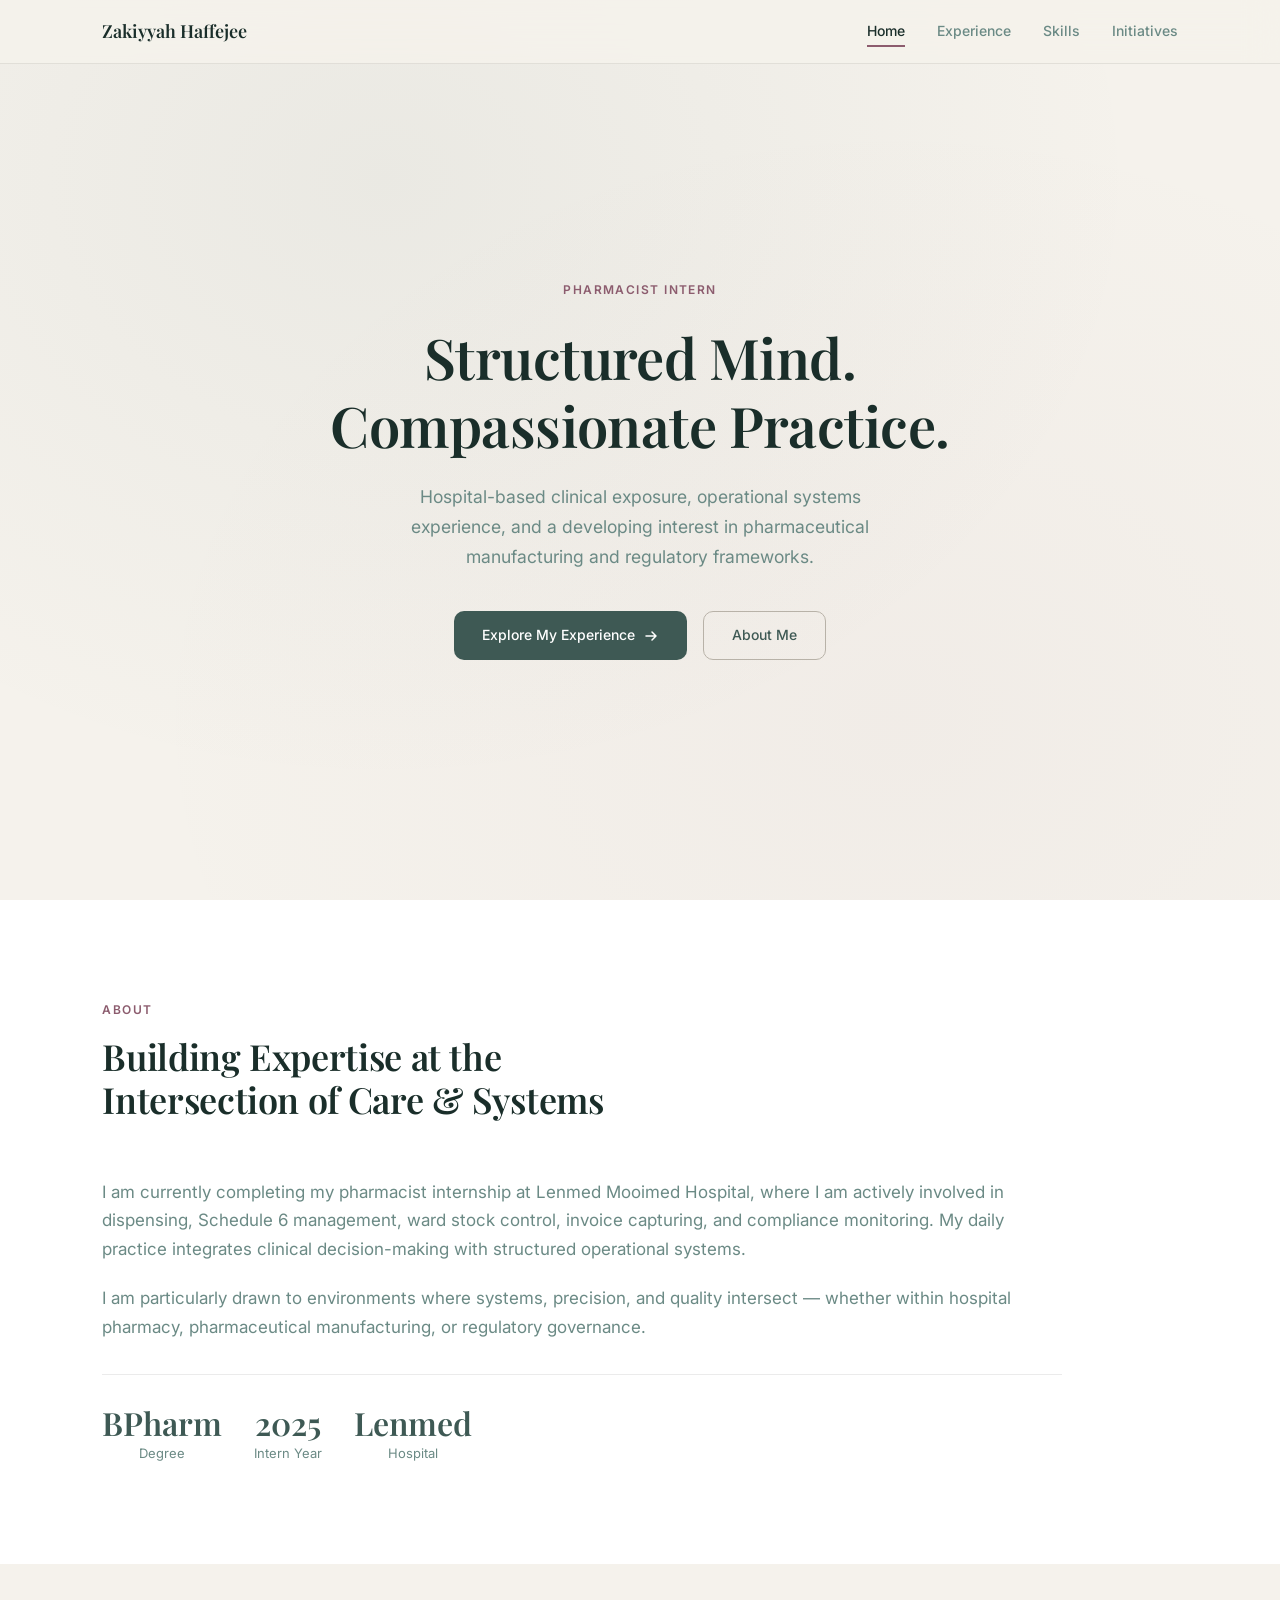
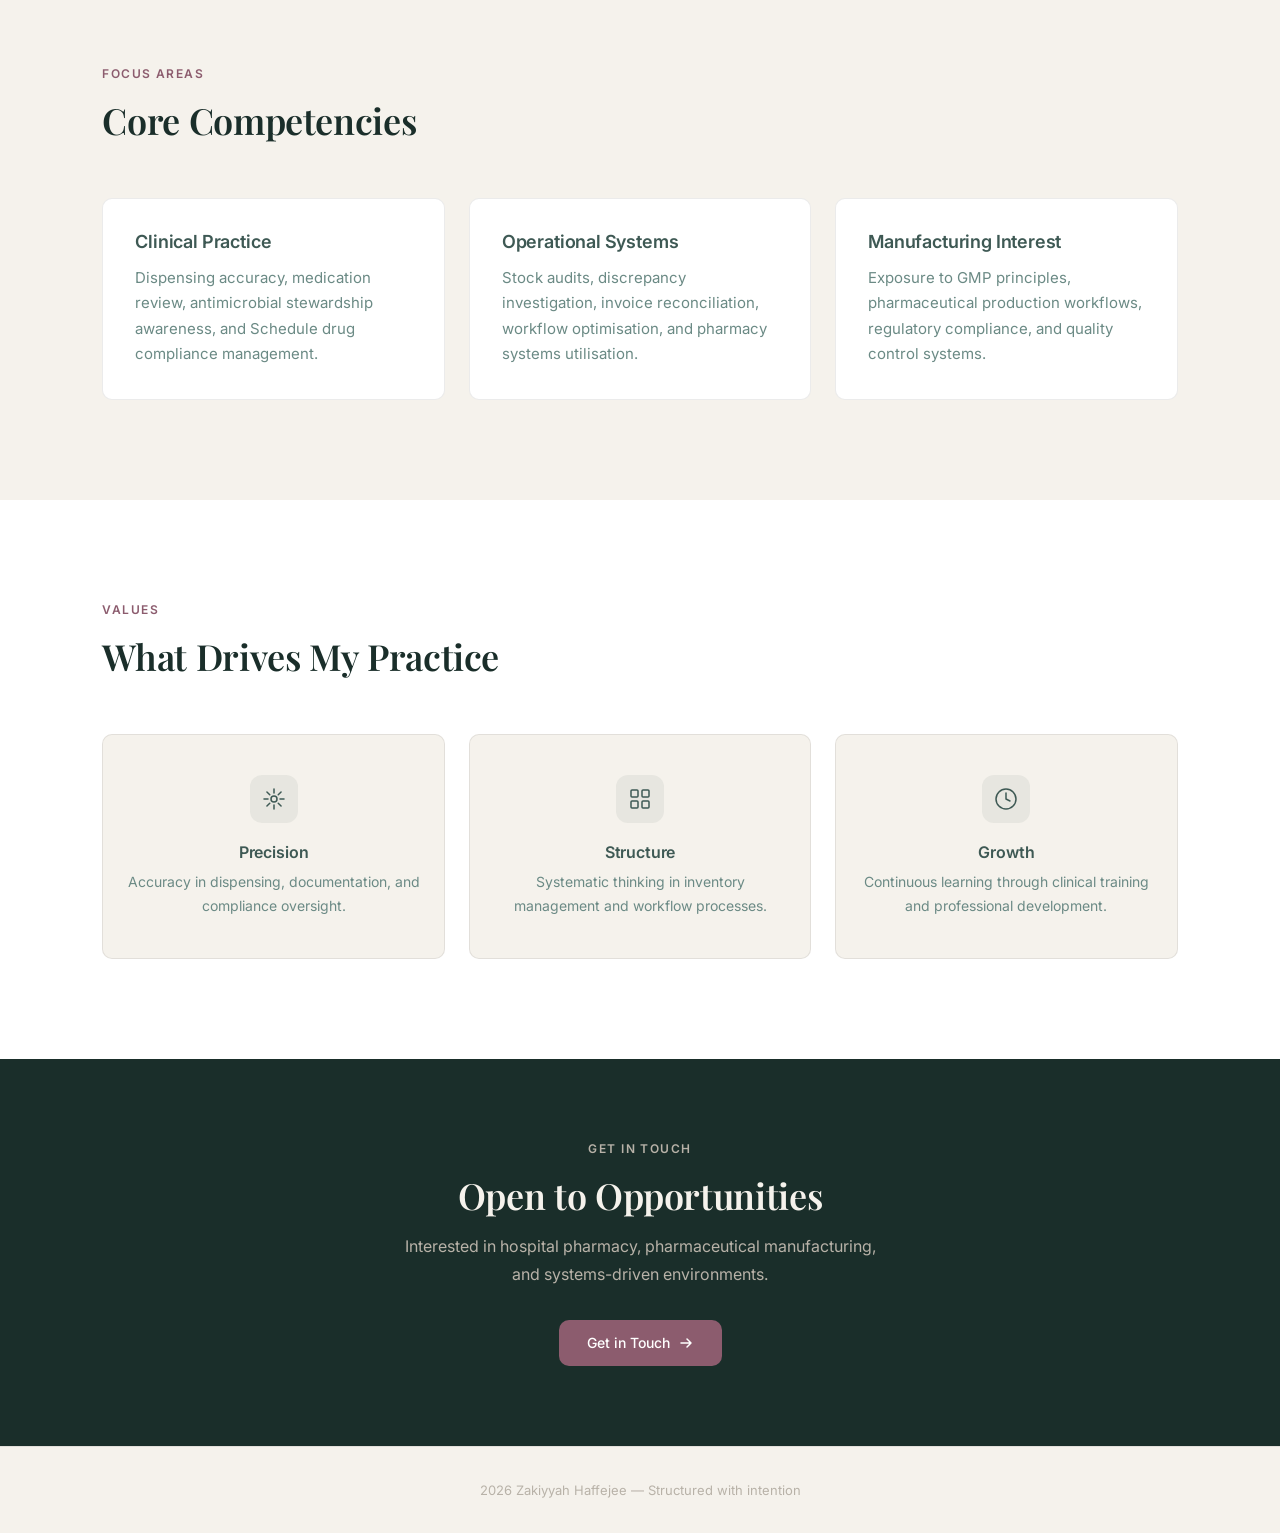
<file: index.html>
<!DOCTYPE html>
<html lang="en">
<head>
    <meta charset="UTF-8">
    <title>Zakiyyah Haffejee | Pharmacist Intern</title>
    <meta name="viewport" content="width=device-width, initial-scale=1.0">
    <meta name="description" content="Pharmacist Intern with hospital-based clinical exposure, operational systems experience, and a developing interest in pharmaceutical manufacturing and regulatory frameworks.">

    <!-- Google Fonts -->
    <link href="https://fonts.googleapis.com/css2?family=Playfair+Display:wght@500;600;700&family=Inter:wght@300;400;500;600&display=swap" rel="stylesheet">

    <!-- Main CSS -->
    <link rel="stylesheet" href="style.css">
</head>

<body>

<!-- ================= NAVBAR ================= -->

<nav>
    <a href="index.html" class="logo">Zakiyyah Haffejee</a>
    <div class="nav-links">
        <a href="index.html" class="active">Home</a>
        <a href="experience.html">Experience</a>
        <a href="skills.html">Skills</a>
        <a href="initiatives.html">Initiatives</a>
    </div>
    <button class="hamburger" aria-label="Toggle navigation menu" onclick="toggleMobileNav()">
        <span></span>
        <span></span>
        <span></span>
    </button>
</nav>

<!-- Mobile Nav Overlay -->
<div class="mobile-nav-overlay" id="mobileNav">
    <a href="index.html" onclick="toggleMobileNav()">Home</a>
    <a href="experience.html" onclick="toggleMobileNav()">Experience</a>
    <a href="skills.html" onclick="toggleMobileNav()">Skills</a>
    <a href="initiatives.html" onclick="toggleMobileNav()">Initiatives</a>
</div>

<!-- ================= HERO ================= -->

<section class="hero">
    <div class="hero-content">
        <span class="section-label">Pharmacist Intern</span>
        <h1>Structured Mind.<br>Compassionate Practice.</h1>
        <p>
            Hospital-based clinical exposure, operational systems experience,
            and a developing interest in pharmaceutical manufacturing
            and regulatory frameworks.
        </p>
        <div class="hero-actions">
            <a href="experience.html" class="btn btn-primary">
                <span>Explore My Experience</span>
                <svg width="16" height="16" viewBox="0 0 16 16" fill="none" xmlns="http://www.w3.org/2000/svg"><path d="M3 8h10M9 4l4 4-4 4" stroke="currentColor" stroke-width="1.5" stroke-linecap="round" stroke-linejoin="round"/></svg>
            </a>
            <a href="#about" class="btn btn-secondary">About Me</a>
        </div>
    </div>
</section>

<!-- ================= ABOUT SECTION ================= -->

<section class="fade-in" id="about">
    <div class="section-header">
        <span class="section-label">About</span>
        <h2>Building Expertise at the<br>Intersection of Care & Systems</h2>
    </div>

    <div class="about-content">
        <div class="about-text">
            <p>
                I am currently completing my pharmacist internship at Lenmed Mooimed Hospital,
                where I am actively involved in dispensing, Schedule 6 management,
                ward stock control, invoice capturing, and compliance monitoring.
                My daily practice integrates clinical decision-making with structured operational systems.
            </p>
            <p>
                I am particularly drawn to environments where systems, precision,
                and quality intersect — whether within hospital pharmacy,
                pharmaceutical manufacturing, or regulatory governance.
            </p>

            <div class="about-stats">
                <div class="stat">
                    <div class="stat-number">BPharm</div>
                    <div class="stat-label">Degree</div>
                </div>
                <div class="stat">
                    <div class="stat-number">2025</div>
                    <div class="stat-label">Intern Year</div>
                </div>
                <div class="stat">
                    <div class="stat-number">Lenmed</div>
                    <div class="stat-label">Hospital</div>
                </div>
            </div>
        </div>
    </div>
</section>

<!-- ================= CORE AREAS ================= -->

<section class="fade-in">
    <div class="section-header">
        <span class="section-label">Focus Areas</span>
        <h2>Core Competencies</h2>
    </div>

    <div class="grid">
        <div class="card">
            <h3>Clinical Practice</h3>
            <p>
                Dispensing accuracy, medication review,
                antimicrobial stewardship awareness,
                and Schedule drug compliance management.
            </p>
        </div>

        <div class="card">
            <h3>Operational Systems</h3>
            <p>
                Stock audits, discrepancy investigation,
                invoice reconciliation, workflow optimisation,
                and pharmacy systems utilisation.
            </p>
        </div>

        <div class="card">
            <h3>Manufacturing Interest</h3>
            <p>
                Exposure to GMP principles,
                pharmaceutical production workflows,
                regulatory compliance, and quality control systems.
            </p>
        </div>
    </div>
</section>

<!-- ================= PROFESSIONAL VALUES ================= -->

<section class="fade-in">
    <div class="section-header">
        <span class="section-label">Values</span>
        <h2>What Drives My Practice</h2>
    </div>

    <div class="values-grid">
        <div class="value-card">
            <div class="value-icon">
                <svg width="24" height="24" viewBox="0 0 24 24" fill="none" xmlns="http://www.w3.org/2000/svg"><circle cx="12" cy="12" r="3" stroke="currentColor" stroke-width="1.5"/><path d="M12 2v4M12 18v4M4.93 4.93l2.83 2.83M16.24 16.24l2.83 2.83M2 12h4M18 12h4M4.93 19.07l2.83-2.83M16.24 7.76l2.83-2.83" stroke="currentColor" stroke-width="1.5" stroke-linecap="round"/></svg>
            </div>
            <h3>Precision</h3>
            <p>Accuracy in dispensing, documentation, and compliance oversight.</p>
        </div>

        <div class="value-card">
            <div class="value-icon">
                <svg width="24" height="24" viewBox="0 0 24 24" fill="none" xmlns="http://www.w3.org/2000/svg"><rect x="3" y="3" width="7" height="7" rx="1" stroke="currentColor" stroke-width="1.5"/><rect x="14" y="3" width="7" height="7" rx="1" stroke="currentColor" stroke-width="1.5"/><rect x="3" y="14" width="7" height="7" rx="1" stroke="currentColor" stroke-width="1.5"/><rect x="14" y="14" width="7" height="7" rx="1" stroke="currentColor" stroke-width="1.5"/></svg>
            </div>
            <h3>Structure</h3>
            <p>Systematic thinking in inventory management and workflow processes.</p>
        </div>

        <div class="value-card">
            <div class="value-icon">
                <svg width="24" height="24" viewBox="0 0 24 24" fill="none" xmlns="http://www.w3.org/2000/svg"><path d="M12 22c5.523 0 10-4.477 10-10S17.523 2 12 2 2 6.477 2 12s4.477 10 10 10z" stroke="currentColor" stroke-width="1.5"/><path d="M12 6v6l4 2" stroke="currentColor" stroke-width="1.5" stroke-linecap="round" stroke-linejoin="round"/></svg>
            </div>
            <h3>Growth</h3>
            <p>Continuous learning through clinical training and professional development.</p>
        </div>
    </div>
</section>

<!-- ================= CALL TO ACTION ================= -->

<section class="cta-section fade-in">
    <span class="section-label" style="color: var(--stone);">Get in Touch</span>
    <h2>Open to Opportunities</h2>
    <p>
        Interested in hospital pharmacy,
        pharmaceutical manufacturing, and systems-driven environments.
    </p>
    <a href="mailto:zakiyyah@example.com" class="btn btn-primary">
        <span>Get in Touch</span>
        <svg width="16" height="16" viewBox="0 0 16 16" fill="none" xmlns="http://www.w3.org/2000/svg"><path d="M3 8h10M9 4l4 4-4 4" stroke="currentColor" stroke-width="1.5" stroke-linecap="round" stroke-linejoin="round"/></svg>
    </a>
</section>

<!-- ================= FOOTER ================= -->

<footer>
    <p style="margin:0; color: var(--stone);">2026 Zakiyyah Haffejee &mdash; Structured with intention</p>
</footer>

<!-- ================= SCRIPTS ================= -->

<script>
// Scroll fade-in animation
const faders = document.querySelectorAll('.fade-in');
const appearOnScroll = new IntersectionObserver(function(entries, observer) {
    entries.forEach(entry => {
        if (entry.isIntersecting) {
            entry.target.classList.add('visible');
            observer.unobserve(entry.target);
        }
    });
}, { threshold: 0.15 });

faders.forEach(fader => appearOnScroll.observe(fader));

// Mobile nav toggle
function toggleMobileNav() {
    const overlay = document.getElementById('mobileNav');
    const hamburger = document.querySelector('.hamburger');
    overlay.classList.toggle('open');
    hamburger.classList.toggle('open');
    document.body.style.overflow = overlay.classList.contains('open') ? 'hidden' : '';
}

// Navbar background on scroll
window.addEventListener('scroll', () => {
    const nav = document.querySelector('nav');
    if (window.scrollY > 50) {
        nav.style.boxShadow = 'var(--shadow-sm)';
    } else {
        nav.style.boxShadow = 'none';
    }
});
</script>

</body>
</html>
</file>
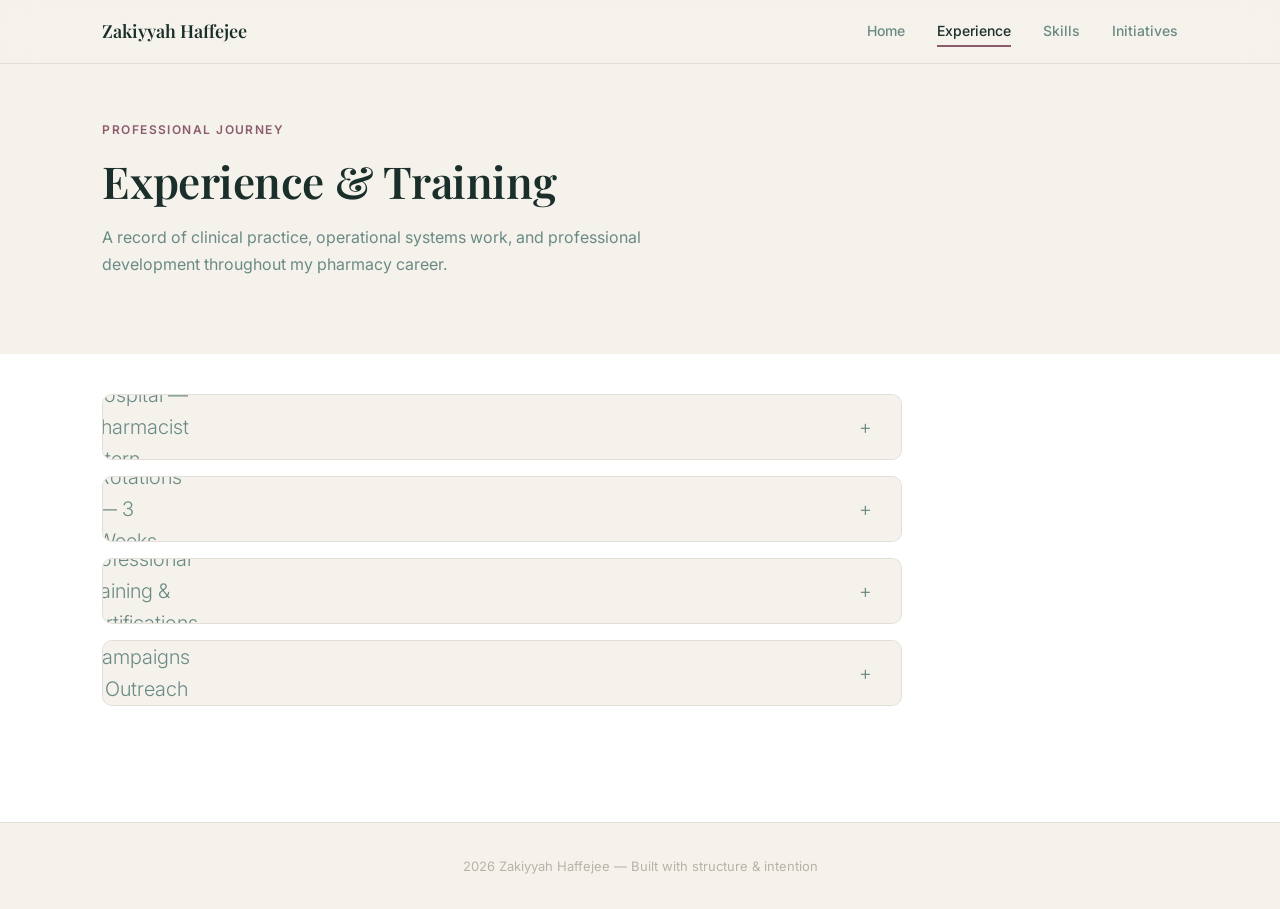
<file: experience.html>
<!DOCTYPE html>
<html lang="en">
<head>
    <meta charset="UTF-8">
    <title>Experience | Zakiyyah Haffejee</title>
    <meta name="viewport" content="width=device-width, initial-scale=1.0">
    <meta name="description" content="Professional experience of Zakiyyah Haffejee, Pharmacist Intern at Lenmed Mooimed Hospital.">

    <!-- Google Fonts -->
    <link href="https://fonts.googleapis.com/css2?family=Playfair+Display:wght@500;600;700&family=Inter:wght@300;400;500;600&display=swap" rel="stylesheet">

    <!-- Main CSS -->
    <link rel="stylesheet" href="style.css">
</head>

<body>

<!-- ================= NAVBAR ================= -->

<nav>
    <a href="index.html" class="logo">Zakiyyah Haffejee</a>
    <div class="nav-links">
        <a href="index.html">Home</a>
        <a href="experience.html" class="active">Experience</a>
        <a href="skills.html">Skills</a>
        <a href="initiatives.html">Initiatives</a>
    </div>
    <button class="hamburger" aria-label="Toggle navigation menu" onclick="toggleMobileNav()">
        <span></span>
        <span></span>
        <span></span>
    </button>
</nav>

<!-- Mobile Nav Overlay -->
<div class="mobile-nav-overlay" id="mobileNav">
    <a href="index.html" onclick="toggleMobileNav()">Home</a>
    <a href="experience.html" onclick="toggleMobileNav()">Experience</a>
    <a href="skills.html" onclick="toggleMobileNav()">Skills</a>
    <a href="initiatives.html" onclick="toggleMobileNav()">Initiatives</a>
</div>

<!-- ================= PAGE HEADER ================= -->

<div class="page-header">
    <span class="section-label">Professional Journey</span>
    <h1>Experience & Training</h1>
    <p>A record of clinical practice, operational systems work, and professional development throughout my pharmacy career.</p>
</div>

<!-- ================= EXPERIENCE SECTION ================= -->

<section style="padding-top: 40px;">
    <div class="experience-list">

        <!-- ========== LENMED MOOIMED ========== -->
        <div class="accordion-item">
            <div class="accordion-header">
                <span>Lenmed Mooimed Hospital &mdash; Pharmacist Intern (2025 &ndash; Current)</span>
                <span>+</span>
            </div>
            <div class="accordion-content">
                <div class="accordion-content-inner">
                    <h4>Clinical & Dispensing Responsibilities</h4>
                    <ul>
                        <li>Dispensing hospital and ward prescriptions with accuracy and regulatory compliance.</li>
                        <li>Reviewing medication charts and ensuring appropriate dosing and therapeutic suitability.</li>
                        <li>Managing Schedule 6 and emergency cupboard stock.</li>
                        <li>Investigating stock discrepancies and implementing corrective measures.</li>
                    </ul>

                    <h4>Stock & Inventory Management</h4>
                    <ul>
                        <li>Receiving, checking, and unpacking pharmaceutical stock.</li>
                        <li>Capturing invoices and reconciling stock against supplier documentation.</li>
                        <li>Monitoring minimum and maximum stock levels.</li>
                        <li>Assisting in stock destruction processes according to regulatory requirements.</li>
                    </ul>

                    <h4>Operational & Systems Work</h4>
                    <ul>
                        <li>Working with ProPharm, Clinic Manager, and Unisolve systems.</li>
                        <li>Packing surgical and ethical ward orders.</li>
                        <li>Ensuring compliance with hospital pharmacy standards.</li>
                    </ul>

                    <h4>Committees & Additional Involvement</h4>
                    <ul>
                        <li>Participated in pharmacy operational discussions.</li>
                        <li>Assisted in improving stock control workflow efficiency.</li>
                    </ul>
                </div>
            </div>
        </div>

        <!-- ========== CLINICAL ROTATIONS ========== -->
        <div class="accordion-item">
            <div class="accordion-header">
                <span>Clinical Rotations &mdash; 3 Weeks (2024)</span>
                <span>+</span>
            </div>
            <div class="accordion-content">
                <div class="accordion-content-inner">
                    <h4>Hospital Exposure</h4>
                    <ul>
                        <li>Participated in multidisciplinary ward rounds.</li>
                        <li>Reviewed patient medication therapy and identified potential drug-related problems.</li>
                        <li>Provided pharmaceutical recommendations under pharmacist supervision.</li>
                    </ul>

                    <h4>Therapeutic Focus Areas</h4>
                    <ul>
                        <li>Antimicrobial stewardship principles.</li>
                        <li>TB management and counselling.</li>
                        <li>Chronic disease therapy optimisation.</li>
                    </ul>
                </div>
            </div>
        </div>

        <!-- ========== TRAINING & CERTIFICATIONS ========== -->
        <div class="accordion-item">
            <div class="accordion-header">
                <span>Professional Training & Certifications</span>
                <span>+</span>
            </div>
            <div class="accordion-content">
                <div class="accordion-content-inner">
                    <h4>Industry & Product Training</h4>
                    <ul>
                        <li>Monofer training (Acino).</li>
                        <li>Coloplast stoma care training.</li>
                    </ul>

                    <h4>Clinical & Technical Training</h4>
                    <ul>
                        <li>Parenteral infusion training.</li>
                        <li>Theatre gases training.</li>
                        <li>Schedule drug handling and compliance training.</li>
                    </ul>
                </div>
            </div>
        </div>

        <!-- ========== CAMPAIGNS & OUTREACH ========== -->
        <div class="accordion-item">
            <div class="accordion-header">
                <span>Health Campaigns & Outreach Initiatives</span>
                <span>+</span>
            </div>
            <div class="accordion-content">
                <div class="accordion-content-inner">
                    <h4>Public Health Campaigns</h4>
                    <ul>
                        <li>Assisted in health awareness campaigns within hospital and academic settings.</li>
                        <li>Contributed to patient education initiatives.</li>
                        <li>Engaged with community members on medication adherence and health promotion.</li>
                    </ul>

                    <h4>Educational Contributions</h4>
                    <ul>
                        <li>Prepared and presented a CPD presentation on Tuberculosis for healthcare professionals.</li>
                        <li>Developed structured learning materials aligned with pharmacist assistant roles.</li>
                    </ul>
                </div>
            </div>
        </div>

    </div>
</section>

<!-- ================= FOOTER ================= -->

<footer>
    <p style="margin:0; color: var(--stone);">2026 Zakiyyah Haffejee &mdash; Built with structure & intention</p>
</footer>

<!-- ================= SCRIPTS ================= -->

<script>
// Accordion
document.querySelectorAll(".accordion-header").forEach(header => {
    header.addEventListener("click", () => {
        const item = header.parentElement;
        const content = header.nextElementSibling;
        const icon = header.querySelector("span:last-child");

        if (content.style.maxHeight) {
            content.style.maxHeight = null;
            content.classList.remove("open");
            icon.textContent = "+";
        } else {
            // Close all others
            document.querySelectorAll(".accordion-content").forEach(c => {
                c.style.maxHeight = null;
                c.classList.remove("open");
            });
            document.querySelectorAll(".accordion-header span:last-child").forEach(i => {
                i.textContent = "+";
            });

            content.style.maxHeight = content.scrollHeight + "px";
            content.classList.add("open");
            icon.textContent = "\u2212";
        }
    });
});

// Mobile nav toggle
function toggleMobileNav() {
    const overlay = document.getElementById('mobileNav');
    const hamburger = document.querySelector('.hamburger');
    overlay.classList.toggle('open');
    hamburger.classList.toggle('open');
    document.body.style.overflow = overlay.classList.contains('open') ? 'hidden' : '';
}

// Navbar shadow on scroll
window.addEventListener('scroll', () => {
    const nav = document.querySelector('nav');
    nav.style.boxShadow = window.scrollY > 50 ? 'var(--shadow-sm)' : 'none';
});
</script>

</body>
</html>
</file>
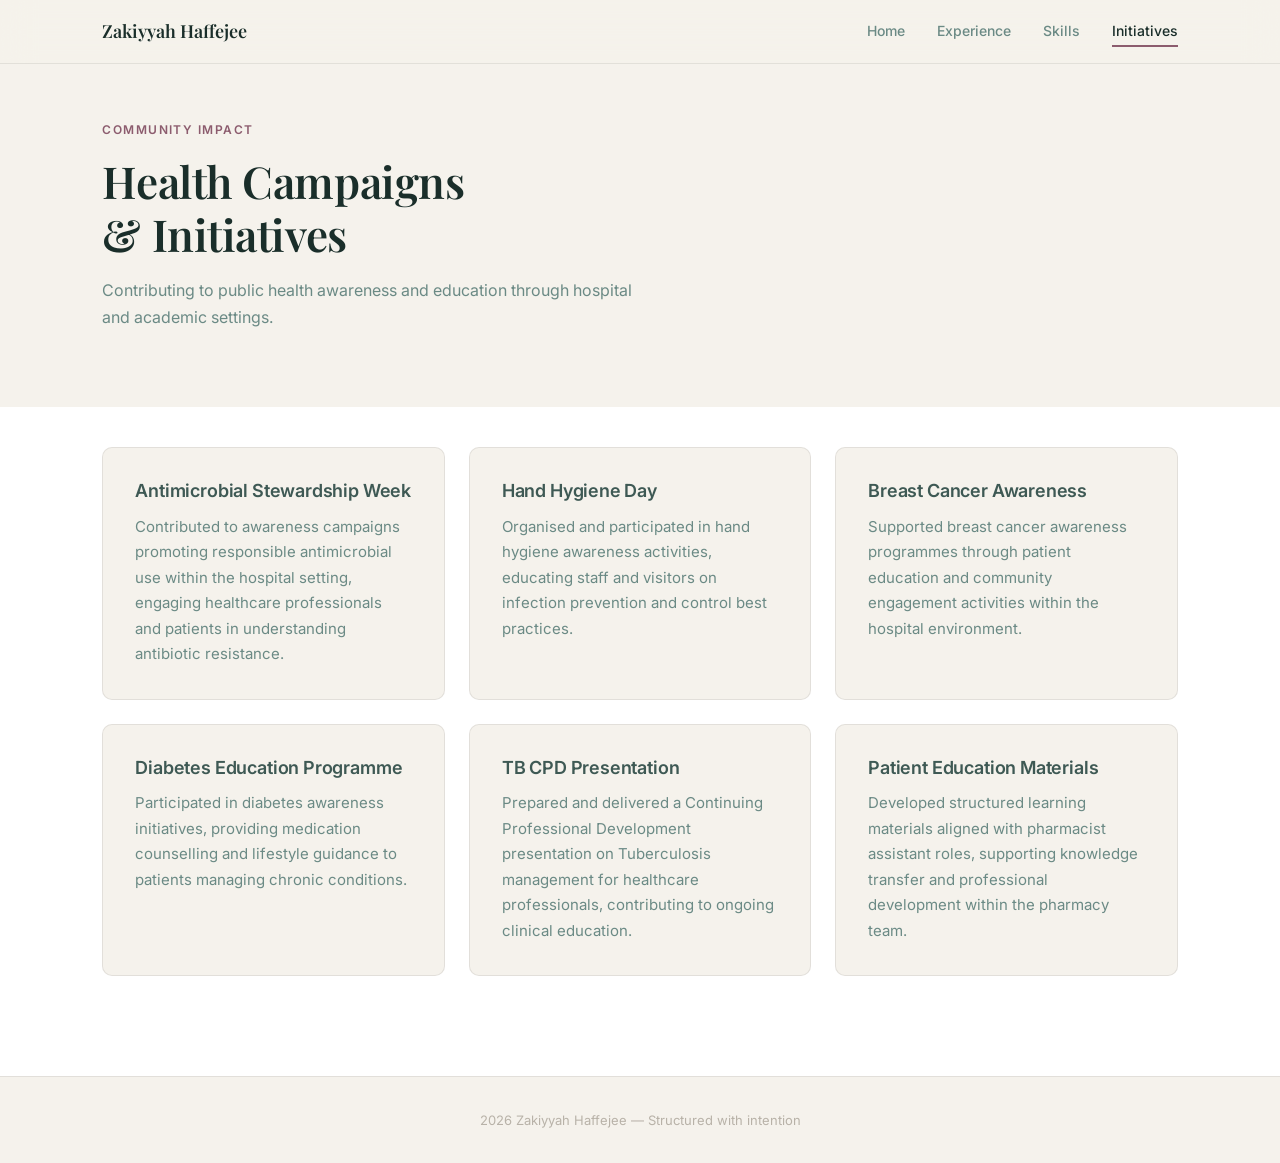
<file: initiatives.html>
<!DOCTYPE html>
<html lang="en">
<head>
    <meta charset="UTF-8">
    <title>Initiatives | Zakiyyah Haffejee</title>
    <meta name="viewport" content="width=device-width, initial-scale=1.0">
    <meta name="description" content="Health campaigns and outreach initiatives by Zakiyyah Haffejee, Pharmacist Intern.">

    <!-- Google Fonts -->
    <link href="https://fonts.googleapis.com/css2?family=Playfair+Display:wght@500;600;700&family=Inter:wght@300;400;500;600&display=swap" rel="stylesheet">

    <!-- Main CSS -->
    <link rel="stylesheet" href="style.css">
</head>

<body>

<!-- ================= NAVBAR ================= -->

<nav>
    <a href="index.html" class="logo">Zakiyyah Haffejee</a>
    <div class="nav-links">
        <a href="index.html">Home</a>
        <a href="experience.html">Experience</a>
        <a href="skills.html">Skills</a>
        <a href="initiatives.html" class="active">Initiatives</a>
    </div>
    <button class="hamburger" aria-label="Toggle navigation menu" onclick="toggleMobileNav()">
        <span></span>
        <span></span>
        <span></span>
    </button>
</nav>

<!-- Mobile Nav Overlay -->
<div class="mobile-nav-overlay" id="mobileNav">
    <a href="index.html" onclick="toggleMobileNav()">Home</a>
    <a href="experience.html" onclick="toggleMobileNav()">Experience</a>
    <a href="skills.html" onclick="toggleMobileNav()">Skills</a>
    <a href="initiatives.html" onclick="toggleMobileNav()">Initiatives</a>
</div>

<!-- ================= PAGE HEADER ================= -->

<div class="page-header">
    <span class="section-label">Community Impact</span>
    <h1>Health Campaigns & Initiatives</h1>
    <p>Contributing to public health awareness and education through hospital and academic settings.</p>
</div>

<!-- ================= INITIATIVES ================= -->

<section style="padding-top: 40px;">
    <div class="grid">
        <div class="card">
            <h3>Antimicrobial Stewardship Week</h3>
            <p>
                Contributed to awareness campaigns promoting responsible antimicrobial use
                within the hospital setting, engaging healthcare professionals and patients
                in understanding antibiotic resistance.
            </p>
        </div>

        <div class="card">
            <h3>Hand Hygiene Day</h3>
            <p>
                Organised and participated in hand hygiene awareness activities,
                educating staff and visitors on infection prevention and control
                best practices.
            </p>
        </div>

        <div class="card">
            <h3>Breast Cancer Awareness</h3>
            <p>
                Supported breast cancer awareness programmes through patient education
                and community engagement activities within the hospital environment.
            </p>
        </div>

        <div class="card">
            <h3>Diabetes Education Programme</h3>
            <p>
                Participated in diabetes awareness initiatives, providing medication
                counselling and lifestyle guidance to patients managing chronic conditions.
            </p>
        </div>

        <div class="card">
            <h3>TB CPD Presentation</h3>
            <p>
                Prepared and delivered a Continuing Professional Development presentation
                on Tuberculosis management for healthcare professionals, contributing to
                ongoing clinical education.
            </p>
        </div>

        <div class="card">
            <h3>Patient Education Materials</h3>
            <p>
                Developed structured learning materials aligned with pharmacist assistant
                roles, supporting knowledge transfer and professional development within
                the pharmacy team.
            </p>
        </div>
    </div>
</section>

<!-- ================= FOOTER ================= -->

<footer>
    <p style="margin:0; color: var(--stone);">2026 Zakiyyah Haffejee &mdash; Structured with intention</p>
</footer>

<!-- ================= SCRIPTS ================= -->

<script>
// Mobile nav toggle
function toggleMobileNav() {
    const overlay = document.getElementById('mobileNav');
    const hamburger = document.querySelector('.hamburger');
    overlay.classList.toggle('open');
    hamburger.classList.toggle('open');
    document.body.style.overflow = overlay.classList.contains('open') ? 'hidden' : '';
}

// Navbar shadow on scroll
window.addEventListener('scroll', () => {
    const nav = document.querySelector('nav');
    nav.style.boxShadow = window.scrollY > 50 ? 'var(--shadow-sm)' : 'none';
});

// Fade-in animation
const faders = document.querySelectorAll('.fade-in');
const appearOnScroll = new IntersectionObserver(function(entries, observer) {
    entries.forEach(entry => {
        if (entry.isIntersecting) {
            entry.target.classList.add('visible');
            observer.unobserve(entry.target);
        }
    });
}, { threshold: 0.15 });
faders.forEach(fader => appearOnScroll.observe(fader));
</script>

</body>
</html>
</file>
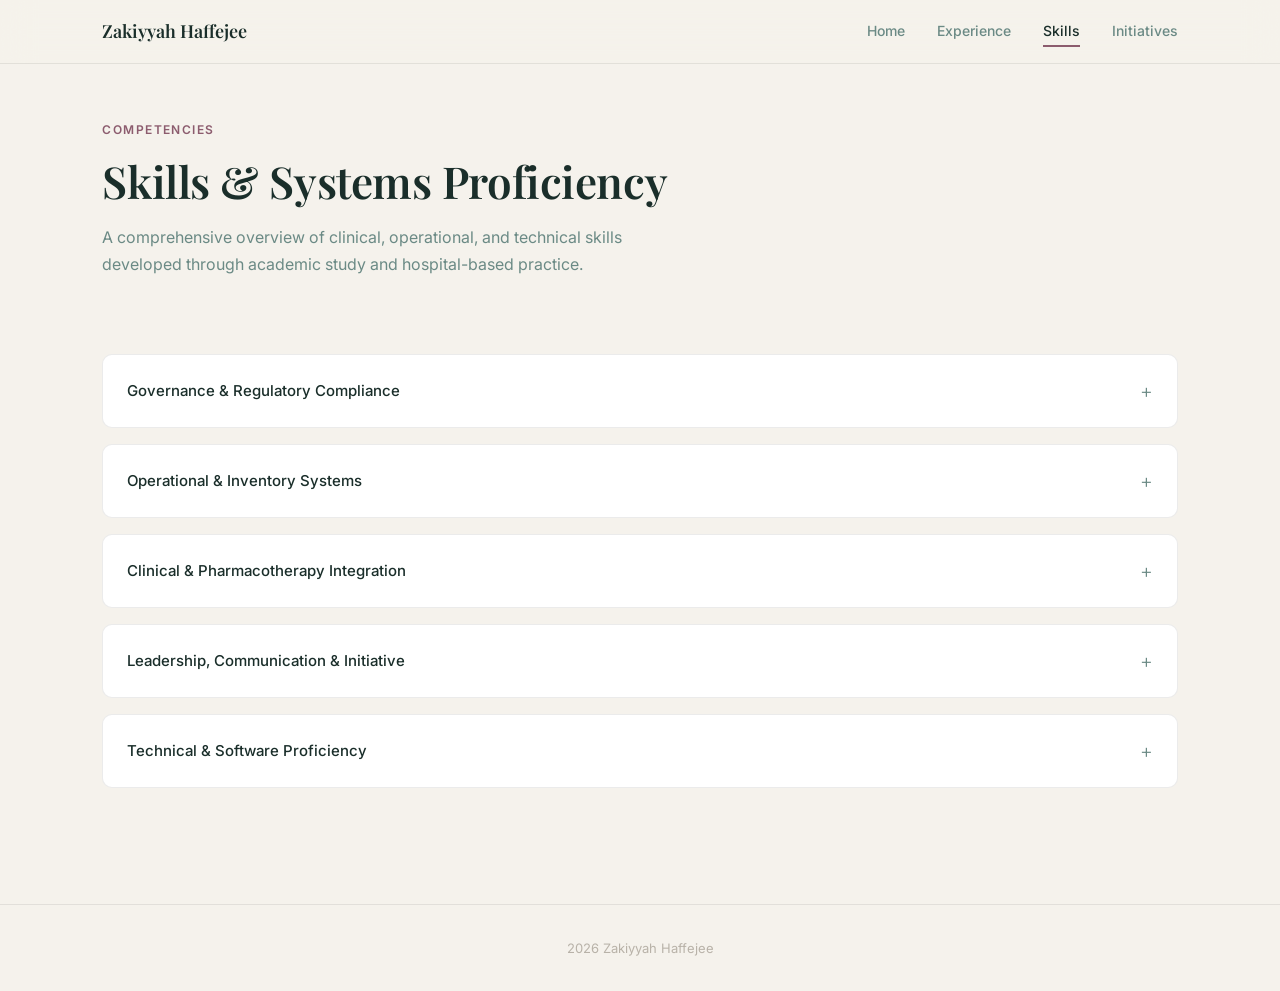
<file: skills.html>
<!DOCTYPE html>
<html lang="en">
<head>
    <meta charset="UTF-8">
    <title>Skills | Zakiyyah Haffejee</title>
    <meta name="viewport" content="width=device-width, initial-scale=1.0">
    <meta name="description" content="Skills and systems competencies of Zakiyyah Haffejee, Pharmacist Intern.">

    <!-- Google Fonts -->
    <link href="https://fonts.googleapis.com/css2?family=Playfair+Display:wght@500;600;700&family=Inter:wght@300;400;500;600&display=swap" rel="stylesheet">

    <!-- Main CSS -->
    <link rel="stylesheet" href="style.css">
</head>

<body>

<!-- ================= NAVBAR ================= -->

<nav>
    <a href="index.html" class="logo">Zakiyyah Haffejee</a>
    <div class="nav-links">
        <a href="index.html">Home</a>
        <a href="experience.html">Experience</a>
        <a href="skills.html" class="active">Skills</a>
        <a href="initiatives.html">Initiatives</a>
    </div>
    <button class="hamburger" aria-label="Toggle navigation menu" onclick="toggleMobileNav()">
        <span></span>
        <span></span>
        <span></span>
    </button>
</nav>

<!-- Mobile Nav Overlay -->
<div class="mobile-nav-overlay" id="mobileNav">
    <a href="index.html" onclick="toggleMobileNav()">Home</a>
    <a href="experience.html" onclick="toggleMobileNav()">Experience</a>
    <a href="skills.html" onclick="toggleMobileNav()">Skills</a>
    <a href="initiatives.html" onclick="toggleMobileNav()">Initiatives</a>
</div>

<!-- ================= PAGE HEADER ================= -->

<div class="page-header">
    <span class="section-label">Competencies</span>
    <h1>Skills & Systems Proficiency</h1>
    <p>A comprehensive overview of clinical, operational, and technical skills developed through academic study and hospital-based practice.</p>
</div>

<!-- ================= SKILLS ================= -->

<div class="skill-container">

    <!-- Governance -->
    <div class="skill-theme">
        <div class="skill-header">Governance & Regulatory Compliance</div>
        <div class="skill-panel">
            <div class="skill-content">
                <h3>Controlled Drug Oversight</h3>
                <ul>
                    <li>Schedule 5 & 6 medication management</li>
                    <li>Controlled drug audits</li>
                    <li>Emergency cupboard governance</li>
                    <li>Medication destruction (SAPC compliant)</li>
                </ul>

                <h3>Compliance Monitoring</h3>
                <ul>
                    <li>Cold chain compliance & fridge temperature monitoring</li>
                    <li>Hang-time compliance monitoring for IV antibiotics</li>
                    <li>Expiry date tracking</li>
                    <li>Documentation accuracy & record keeping</li>
                </ul>
            </div>
        </div>
    </div>

    <!-- Operational -->
    <div class="skill-theme">
        <div class="skill-header">Operational & Inventory Systems</div>
        <div class="skill-panel">
            <div class="skill-content">
                <h3>Inventory & Stock Management</h3>
                <ul>
                    <li>Stock receiving & storage</li>
                    <li>Ward stock ordering</li>
                    <li>Stock discrepancy investigation</li>
                    <li>Inventory audits</li>
                    <li>Surgical stock control</li>
                    <li>Pharmaceutical supply organisation</li>
                </ul>

                <h3>Administrative Coordination</h3>
                <ul>
                    <li>Invoice capturing</li>
                    <li>Processing hospital credits</li>
                    <li>Financial documentation record keeping</li>
                    <li>Task prioritisation & workflow coordination</li>
                </ul>
            </div>
        </div>
    </div>

    <!-- Clinical -->
    <div class="skill-theme">
        <div class="skill-header">Clinical & Pharmacotherapy Integration</div>
        <div class="skill-panel">
            <div class="skill-content">
                <h3>Prescription Evaluation</h3>
                <ul>
                    <li>Dosage, frequency & duration review</li>
                    <li>Drug interaction analysis</li>
                    <li>Medication reconciliation</li>
                    <li>Patient counselling</li>
                </ul>

                <h3>Therapeutic Knowledge</h3>
                <ul>
                    <li>Epilepsy pharmacotherapy education</li>
                    <li>Antimicrobial stewardship initiatives</li>
                    <li>Diagnostic testing exposure</li>
                    <li>IV iron (Monofer) clinical understanding</li>
                </ul>
            </div>
        </div>
    </div>

    <!-- Leadership -->
    <div class="skill-theme">
        <div class="skill-header">Leadership, Communication & Initiative</div>
        <div class="skill-panel">
            <div class="skill-content">
                <h3>Training & Education</h3>
                <ul>
                    <li>Hang-time compliance training delivery</li>
                    <li>Epilepsy pharmacotherapy training facilitation</li>
                    <li>Interactive discussion facilitation</li>
                </ul>

                <h3>Public Health Campaigns</h3>
                <ul>
                    <li>Antimicrobial stewardship awareness week</li>
                    <li>Hand hygiene day organisation</li>
                    <li>Breast cancer & diabetes programmes</li>
                </ul>

                <h3>Professional Attributes</h3>
                <ul>
                    <li>Strategic thinking</li>
                    <li>Detail-oriented analysis</li>
                    <li>Adaptability in dynamic environments</li>
                    <li>Creative problem-solving</li>
                    <li>Collaborative teamwork</li>
                </ul>
            </div>
        </div>
    </div>

    <!-- Technical -->
    <div class="skill-theme">
        <div class="skill-header">Technical & Software Proficiency</div>
        <div class="skill-panel">
            <div class="skill-content">
                <h3>Pharmacy Systems</h3>
                <ul>
                    <li>Propharm</li>
                    <li>Unisolve</li>
                    <li>Allegra</li>
                    <li>Rx Solution</li>
                    <li>Clinic Manager</li>
                </ul>

                <h3>General Software</h3>
                <ul>
                    <li>Microsoft Word</li>
                    <li>Microsoft Excel</li>
                    <li>Microsoft PowerPoint</li>
                    <li>Microsoft Outlook</li>
                </ul>
            </div>
        </div>
    </div>

</div>

<!-- ================= FOOTER ================= -->

<footer>
    <p style="margin:0; color: var(--stone);">2026 Zakiyyah Haffejee</p>
</footer>

<!-- ================= SCRIPTS ================= -->

<script>
// Skills accordion
document.querySelectorAll(".skill-header").forEach(header => {
    header.addEventListener("click", function() {
        const panel = this.nextElementSibling;
        if (panel.style.maxHeight) {
            panel.style.maxHeight = null;
        } else {
            panel.style.maxHeight = panel.scrollHeight + "px";
        }
    });
});

// Mobile nav toggle
function toggleMobileNav() {
    const overlay = document.getElementById('mobileNav');
    const hamburger = document.querySelector('.hamburger');
    overlay.classList.toggle('open');
    hamburger.classList.toggle('open');
    document.body.style.overflow = overlay.classList.contains('open') ? 'hidden' : '';
}

// Navbar shadow on scroll
window.addEventListener('scroll', () => {
    const nav = document.querySelector('nav');
    nav.style.boxShadow = window.scrollY > 50 ? 'var(--shadow-sm)' : 'none';
});
</script>

</body>
</html>
</file>
<file: style.css>
/* =====================================================
   ZAKIYYAH HAFFEJEE – PHARMACY PORTFOLIO STYLESHEET
   Structured. Elegant. Intentional.
===================================================== */

/* =========================
   ROOT COLOR SYSTEM
========================= */

:root {
  --deep: #1a2e2a;
  --primary: #3E5954;
  --muted: #6b8a85;
  --stone: #b8b2a8;
  --light: #f5f2ec;
  --white: #ffffff;
  --accent: #8c5c6e;
  --accent-light: #a87389;
  --border: rgba(0, 0, 0, 0.08);
  --shadow-sm: 0 1px 3px rgba(0, 0, 0, 0.04);
  --shadow-md: 0 4px 16px rgba(0, 0, 0, 0.06);
  --shadow-lg: 0 8px 30px rgba(0, 0, 0, 0.08);
  --radius: 10px;
  --transition: 0.3s cubic-bezier(0.4, 0, 0.2, 1);
}

/* =========================
   GLOBAL RESET
========================= */

*,
*::before,
*::after {
  margin: 0;
  padding: 0;
  box-sizing: border-box;
}

html {
  scroll-behavior: smooth;
  font-size: 16px;
}

body {
  font-family: 'Inter', sans-serif;
  background: var(--light);
  color: var(--deep);
  line-height: 1.6;
  overflow-x: hidden;
  -webkit-font-smoothing: antialiased;
  -moz-osx-font-smoothing: grayscale;
}

img {
  max-width: 100%;
  display: block;
}

/* =========================
   TYPOGRAPHY
========================= */

h1, h2, h3 {
  font-family: 'Playfair Display', serif;
  letter-spacing: -0.01em;
  line-height: 1.2;
  text-wrap: balance;
}

h1 {
  font-size: clamp(2.25rem, 5vw, 3.5rem);
  font-weight: 600;
}

h2 {
  font-size: clamp(1.75rem, 3vw, 2.25rem);
  font-weight: 600;
  color: var(--deep);
}

h3 {
  font-size: 1.125rem;
  font-weight: 600;
  color: var(--primary);
  font-family: 'Inter', sans-serif;
}

p {
  margin-bottom: 1rem;
  color: var(--muted);
  line-height: 1.7;
}

.section-label {
  font-size: 0.75rem;
  font-weight: 600;
  letter-spacing: 0.12em;
  text-transform: uppercase;
  color: var(--accent);
  margin-bottom: 1rem;
  display: block;
}

/* =========================
   NAVBAR
========================= */

nav {
  position: fixed;
  width: 100%;
  top: 0;
  padding: 0 8%;
  height: 64px;
  display: flex;
  justify-content: space-between;
  align-items: center;
  background: rgba(245, 242, 236, 0.85);
  backdrop-filter: blur(16px);
  -webkit-backdrop-filter: blur(16px);
  border-bottom: 1px solid var(--border);
  z-index: 1000;
  transition: var(--transition);
}

nav .logo {
  font-family: 'Playfair Display', serif;
  font-size: 1.125rem;
  font-weight: 600;
  color: var(--deep);
  text-decoration: none;
}

.nav-links {
  display: flex;
  align-items: center;
  gap: 2rem;
}

.nav-links a {
  text-decoration: none;
  color: var(--muted);
  font-size: 0.875rem;
  font-weight: 500;
  transition: var(--transition);
  position: relative;
}

.nav-links a::after {
  content: '';
  position: absolute;
  bottom: -4px;
  left: 0;
  width: 0;
  height: 1.5px;
  background: var(--accent);
  transition: var(--transition);
}

.nav-links a:hover {
  color: var(--deep);
}

.nav-links a:hover::after {
  width: 100%;
}

.nav-links a.active {
  color: var(--deep);
}

.nav-links a.active::after {
  width: 100%;
}

/* Mobile hamburger */
.hamburger {
  display: none;
  flex-direction: column;
  gap: 5px;
  cursor: pointer;
  padding: 4px;
  background: none;
  border: none;
  z-index: 1100;
}

.hamburger span {
  display: block;
  width: 22px;
  height: 2px;
  background: var(--deep);
  transition: var(--transition);
  border-radius: 2px;
}

.hamburger.open span:nth-child(1) {
  transform: rotate(45deg) translate(5px, 5px);
}

.hamburger.open span:nth-child(2) {
  opacity: 0;
}

.hamburger.open span:nth-child(3) {
  transform: rotate(-45deg) translate(5px, -5px);
}

/* =========================
   HERO SECTION
========================= */

.hero {
  min-height: 100vh;
  display: flex;
  align-items: center;
  justify-content: center;
  text-align: center;
  padding: 120px 8% 80px;
  position: relative;
  overflow: hidden;
  background: var(--light);
}

.hero::before {
  content: '';
  position: absolute;
  top: 0;
  left: 0;
  right: 0;
  bottom: 0;
  background:
    radial-gradient(ellipse at 30% 20%, rgba(62, 89, 84, 0.06) 0%, transparent 60%),
    radial-gradient(ellipse at 70% 80%, rgba(140, 92, 110, 0.04) 0%, transparent 60%);
  pointer-events: none;
}

.hero-content {
  max-width: 680px;
  position: relative;
  z-index: 1;
  animation: fadeUp 0.8s ease forwards;
}

.hero-content .section-label {
  margin-bottom: 1.5rem;
}

.hero h1 {
  margin-bottom: 1.5rem;
  color: var(--deep);
}

.hero p {
  font-size: 1.1rem;
  color: var(--muted);
  margin-bottom: 2.5rem;
  max-width: 540px;
  margin-left: auto;
  margin-right: auto;
}

.hero-actions {
  display: flex;
  gap: 1rem;
  justify-content: center;
  flex-wrap: wrap;
}

/* =========================
   BUTTONS
========================= */

.btn {
  display: inline-flex;
  align-items: center;
  gap: 0.5rem;
  padding: 0.75rem 1.75rem;
  font-size: 0.875rem;
  font-weight: 500;
  font-family: 'Inter', sans-serif;
  text-decoration: none;
  border-radius: var(--radius);
  transition: var(--transition);
  cursor: pointer;
  border: none;
}

.btn-primary {
  background: var(--primary);
  color: var(--white);
}

.btn-primary:hover {
  background: var(--deep);
  transform: translateY(-1px);
  box-shadow: var(--shadow-md);
}

.btn-secondary {
  background: transparent;
  color: var(--primary);
  border: 1.5px solid var(--stone);
}

.btn-secondary:hover {
  border-color: var(--primary);
  background: var(--white);
  transform: translateY(-1px);
}

/* =========================
   GENERAL SECTIONS
========================= */

section {
  padding: 100px 8%;
}

.section-header {
  margin-bottom: 3.5rem;
}

.section-header h2 {
  margin-top: 0.25rem;
}

.section-header p {
  max-width: 540px;
  margin-top: 1rem;
}

.section-divider {
  width: 40px;
  height: 2px;
  background: var(--accent);
  margin-bottom: 2rem;
}

/* Alternating section backgrounds */
section:nth-child(even) {
  background: var(--white);
}

/* =========================
   GRID & CARDS
========================= */

.grid {
  display: grid;
  grid-template-columns: repeat(auto-fit, minmax(300px, 1fr));
  gap: 1.5rem;
}

.card {
  background: var(--white);
  padding: 2rem;
  border-radius: var(--radius);
  border: 1px solid var(--border);
  transition: var(--transition);
  position: relative;
}

.card::before {
  content: '';
  position: absolute;
  top: 0;
  left: 0;
  right: 0;
  height: 3px;
  background: var(--primary);
  border-radius: var(--radius) var(--radius) 0 0;
  opacity: 0;
  transition: var(--transition);
}

.card:hover {
  transform: translateY(-4px);
  box-shadow: var(--shadow-lg);
  border-color: transparent;
}

.card:hover::before {
  opacity: 1;
}

.card h3 {
  margin-bottom: 0.75rem;
}

.card p {
  font-size: 0.9375rem;
  margin-bottom: 0;
}

/* Card on even (white) sections */
section:nth-child(even) .card {
  background: var(--light);
}

/* =========================
   VALUES / ICON CARDS
========================= */

.values-grid {
  display: grid;
  grid-template-columns: repeat(auto-fit, minmax(220px, 1fr));
  gap: 1.5rem;
}

.value-card {
  text-align: center;
  padding: 2.5rem 1.5rem;
  background: var(--white);
  border-radius: var(--radius);
  border: 1px solid var(--border);
  transition: var(--transition);
}

.value-card:hover {
  transform: translateY(-4px);
  box-shadow: var(--shadow-lg);
  border-color: transparent;
}

.value-icon {
  width: 48px;
  height: 48px;
  margin: 0 auto 1.25rem;
  display: flex;
  align-items: center;
  justify-content: center;
  background: rgba(62, 89, 84, 0.08);
  border-radius: 12px;
  color: var(--primary);
}

.value-card h3 {
  margin-bottom: 0.5rem;
  font-size: 1rem;
}

.value-card p {
  font-size: 0.875rem;
  margin-bottom: 0;
}

section:nth-child(even) .value-card {
  background: var(--light);
}

/* =========================
   ABOUT LAYOUT
========================= */

.about-content {
  display: flex;
  gap: 4rem;
  align-items: flex-start;
  max-width: 960px;
}

.about-text {
  flex: 1;
}

.about-text p {
  font-size: 1.0625rem;
  margin-bottom: 1.25rem;
}

.about-stats {
  display: flex;
  gap: 2rem;
  margin-top: 2rem;
  padding-top: 2rem;
  border-top: 1px solid var(--border);
}

.stat {
  text-align: center;
}

.stat-number {
  font-family: 'Playfair Display', serif;
  font-size: 2rem;
  font-weight: 600;
  color: var(--primary);
  line-height: 1;
}

.stat-label {
  font-size: 0.8125rem;
  color: var(--muted);
  margin-top: 0.25rem;
}

/* =========================
   ACCORDION (EXPERIENCE)
========================= */

.experience-list {
  max-width: 800px;
}

.accordion-item {
  margin-bottom: 1rem;
  border-radius: var(--radius);
  overflow: hidden;
  border: 1px solid var(--border);
  background: var(--white);
  transition: var(--transition);
}

.accordion-item:hover {
  border-color: var(--stone);
}

.accordion-header {
  padding: 1.25rem 1.5rem;
  background: var(--white);
  color: var(--deep);
  cursor: pointer;
  font-weight: 500;
  font-size: 0.9375rem;
  transition: var(--transition);
  display: flex;
  justify-content: space-between;
  align-items: center;
  gap: 1rem;
}

.accordion-header:hover {
  background: var(--light);
}

.accordion-header span {
  font-size: 1.25rem;
  color: var(--muted);
  font-weight: 300;
  transition: var(--transition);
  flex-shrink: 0;
  width: 24px;
  height: 24px;
  display: flex;
  align-items: center;
  justify-content: center;
}

.accordion-content {
  max-height: 0;
  overflow: hidden;
  transition: max-height 0.5s cubic-bezier(0.4, 0, 0.2, 1);
  background: var(--white);
}

.accordion-content-inner {
  padding: 0 1.5rem 1.5rem;
}

.accordion-content.open .accordion-content-inner {
  padding-top: 0.5rem;
}

.accordion-content h4 {
  font-family: 'Inter', sans-serif;
  font-size: 0.8125rem;
  font-weight: 600;
  text-transform: uppercase;
  letter-spacing: 0.08em;
  color: var(--accent);
  margin-top: 1.5rem;
  margin-bottom: 0.75rem;
}

.accordion-content h4:first-child {
  margin-top: 0;
}

.accordion-content ul {
  list-style: none;
  margin: 0;
  padding: 0;
}

.accordion-content li {
  position: relative;
  padding-left: 1.25rem;
  margin-bottom: 0.5rem;
  font-size: 0.9375rem;
  color: var(--muted);
  line-height: 1.6;
}

.accordion-content li::before {
  content: '';
  position: absolute;
  left: 0;
  top: 0.6em;
  width: 5px;
  height: 5px;
  border-radius: 50%;
  background: var(--stone);
}

section:nth-child(even) .accordion-item {
  background: var(--light);
}

section:nth-child(even) .accordion-header {
  background: var(--light);
}

section:nth-child(even) .accordion-header:hover {
  background: rgba(0,0,0,0.02);
}

section:nth-child(even) .accordion-content {
  background: var(--light);
}

/* =========================
   CTA SECTION
========================= */

.cta-section {
  text-align: center;
  padding: 80px 8%;
  background: var(--deep);
  color: var(--light);
}

.cta-section h2 {
  color: var(--light);
}

.cta-section p {
  color: var(--stone);
  max-width: 480px;
  margin: 1rem auto 2rem;
}

.cta-section .btn-primary {
  background: var(--accent);
}

.cta-section .btn-primary:hover {
  background: var(--accent-light);
}

/* =========================
   SKILLS PAGE
========================= */

.page-header {
  padding: 120px 8% 60px;
  background: var(--light);
}

.page-header .section-label {
  margin-bottom: 1rem;
}

.page-header h1 {
  font-size: clamp(2rem, 4vw, 2.75rem);
  color: var(--deep);
  max-width: 600px;
}

.page-header p {
  max-width: 540px;
  margin-top: 1rem;
}

.skill-container {
  padding: 0 8% 100px;
}

.skill-theme {
  margin-bottom: 1rem;
  border-radius: var(--radius);
  overflow: hidden;
  border: 1px solid var(--border);
  background: var(--white);
  transition: var(--transition);
}

.skill-theme:hover {
  border-color: var(--stone);
}

.skill-header {
  font-size: 0.9375rem;
  font-weight: 500;
  cursor: pointer;
  padding: 1.25rem 1.5rem;
  transition: var(--transition);
  display: flex;
  justify-content: space-between;
  align-items: center;
  color: var(--deep);
}

.skill-header::after {
  content: '+';
  font-size: 1.25rem;
  font-weight: 300;
  color: var(--muted);
  transition: var(--transition);
}

.skill-header:hover {
  background: var(--light);
}

.skill-panel {
  max-height: 0;
  overflow: hidden;
  transition: max-height 0.5s cubic-bezier(0.4, 0, 0.2, 1);
}

.skill-content {
  padding: 0 1.5rem 1.5rem;
}

.skill-content h3 {
  font-family: 'Inter', sans-serif;
  font-size: 0.8125rem;
  font-weight: 600;
  text-transform: uppercase;
  letter-spacing: 0.08em;
  color: var(--accent);
  margin-top: 1.5rem;
  margin-bottom: 0.75rem;
}

.skill-content h3:first-child {
  margin-top: 0;
}

.skill-content ul {
  list-style: none;
  margin: 0;
  padding: 0;
}

.skill-content li {
  position: relative;
  padding-left: 1.25rem;
  margin-bottom: 0.5rem;
  font-size: 0.9375rem;
  color: var(--muted);
  line-height: 1.6;
}

.skill-content li::before {
  content: '';
  position: absolute;
  left: 0;
  top: 0.6em;
  width: 5px;
  height: 5px;
  border-radius: 50%;
  background: var(--stone);
}

/* =========================
   FOOTER
========================= */

footer {
  text-align: center;
  padding: 2rem 8%;
  background: var(--light);
  color: var(--stone);
  font-size: 0.8125rem;
  border-top: 1px solid var(--border);
}

/* =========================
   SCROLL ANIMATION
========================= */

.fade-in {
  opacity: 0;
  transform: translateY(24px);
  transition: 0.7s cubic-bezier(0.4, 0, 0.2, 1);
}

.fade-in.visible {
  opacity: 1;
  transform: translateY(0);
}

@keyframes fadeUp {
  from {
    opacity: 0;
    transform: translateY(20px);
  }
  to {
    opacity: 1;
    transform: translateY(0);
  }
}

/* =========================
   MOBILE OVERLAY NAV
========================= */

.mobile-nav-overlay {
  position: fixed;
  top: 0;
  left: 0;
  right: 0;
  bottom: 0;
  background: rgba(245, 242, 236, 0.98);
  backdrop-filter: blur(20px);
  -webkit-backdrop-filter: blur(20px);
  z-index: 1050;
  display: flex;
  flex-direction: column;
  align-items: center;
  justify-content: center;
  gap: 2rem;
  opacity: 0;
  pointer-events: none;
  transition: var(--transition);
}

.mobile-nav-overlay.open {
  opacity: 1;
  pointer-events: auto;
}

.mobile-nav-overlay a {
  font-family: 'Playfair Display', serif;
  font-size: 1.75rem;
  font-weight: 600;
  text-decoration: none;
  color: var(--deep);
  transition: var(--transition);
}

.mobile-nav-overlay a:hover {
  color: var(--accent);
}

/* =========================
   RESPONSIVE
========================= */

@media (max-width: 768px) {
  nav {
    padding: 0 5%;
  }

  .nav-links {
    display: none;
  }

  .hamburger {
    display: flex;
  }

  section {
    padding: 64px 5%;
  }

  .hero {
    padding: 100px 5% 64px;
    min-height: auto;
    min-height: 90vh;
  }

  .hero p {
    font-size: 1rem;
  }

  .hero-actions {
    flex-direction: column;
    align-items: center;
  }

  .grid {
    grid-template-columns: 1fr;
  }

  .values-grid {
    grid-template-columns: 1fr 1fr;
  }

  .about-content {
    flex-direction: column;
    gap: 2rem;
  }

  .about-stats {
    justify-content: center;
  }

  .page-header {
    padding: 100px 5% 40px;
  }

  .skill-container {
    padding: 0 5% 64px;
    margin: 0;
  }

  .cta-section {
    padding: 64px 5%;
  }
}

@media (max-width: 480px) {
  .values-grid {
    grid-template-columns: 1fr;
  }

  .about-stats {
    flex-direction: column;
    align-items: center;
    gap: 1.5rem;
  }
}
</file>
